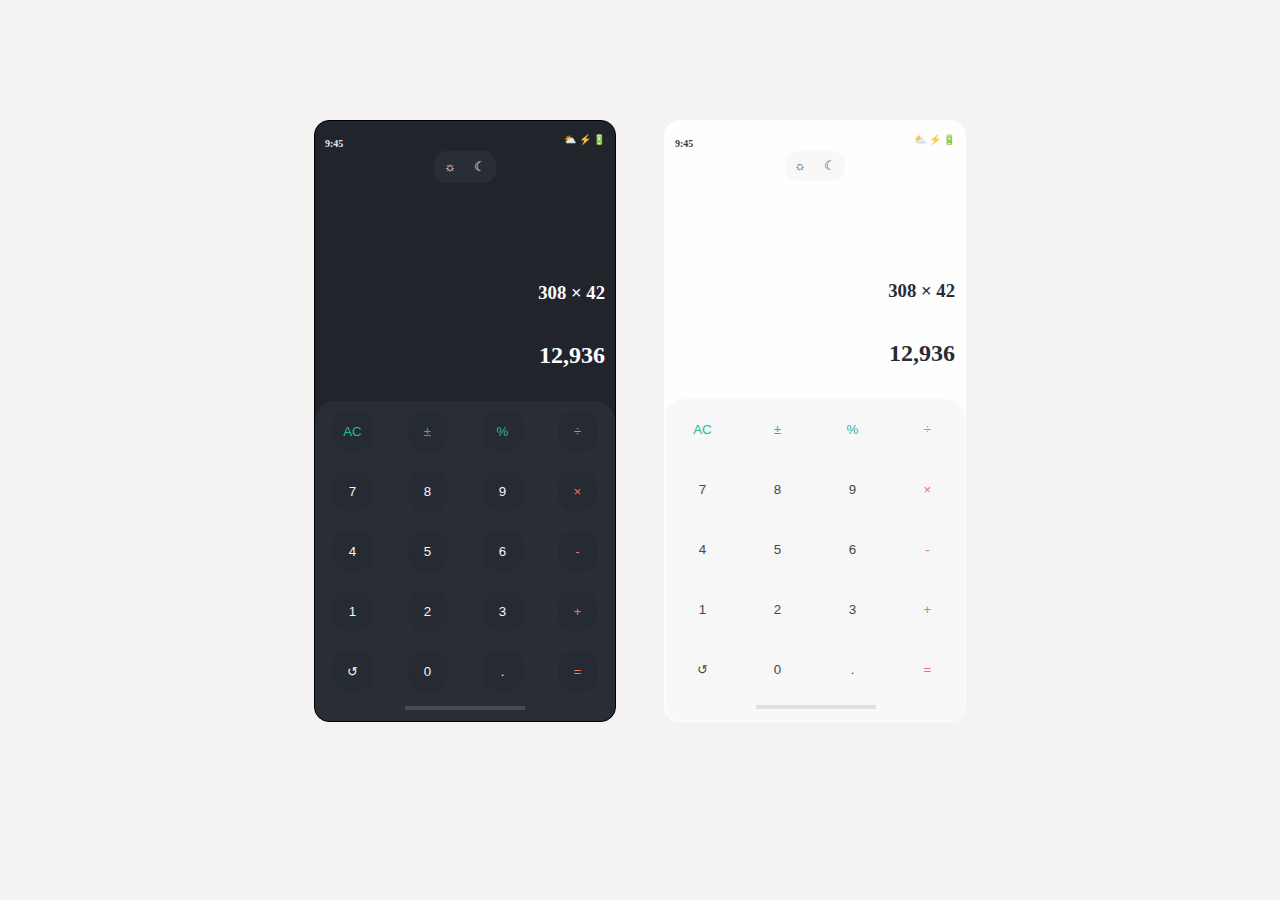
<file: index.html>
<!DOCTYPE html>
<html lang="en">
  <head>
    <meta charset="UTF-8" />
    <meta name="viewport" content="width=device-width, initial-scale=1.0" />
    <link rel="stylesheet" href="styles.css" />
    <link
      rel="icon"
      href="https://png.pngtree.com/element_our/sm/20180516/sm_5afbe3614ef9e.jpg"
    />
    <title>Calculator UI</title>
  </head>
  <body>
    <div class="container">
      <div class="nav">
        <h5>9:45</h5>
        <h4>&#x26C5; &#x26A1; &#128267;</h4>
      </div>
      <div class="icons">
        <p>&#x263C;</p>
        <p>&#x263E;</p>
      </div>
      <div class="math">
        <h3>308 &#215; 42</h3>
        <h2>12,936</h2>
      </div>
      <div class="buttons">
        <div class="calc-button">
          <button type="button" class="button green">AC</button>
        </div>
        <div class="calc-button">
          <button type="button" class="button green">&plusmn;</button>
        </div>
        <div class="calc-button">
          <button type="button" class="button green">&#37;</button>
        </div>
        <div class="calc-button">
          <button type="button" class="button red">&#x000F7;</button>
        </div>
        <div class="calc-button">
          <button type="button" class="button">7</button>
        </div>
        <div class="calc-button">
          <button type="button" class="button">8</button>
        </div>
        <div class="calc-button">
          <button type="button" class="button">9</button>
        </div>
        <div class="calc-button">
          <button type="button" class="button red">&#215;</button>
        </div>
        <div class="calc-button">
          <button type="button" class="button">4</button>
        </div>
        <div class="calc-button">
          <button type="button" class="button">5</button>
        </div>
        <div class="calc-button">
          <button type="button" class="button">6</button>
        </div>
        <div class="calc-button">
          <button type="button" class="button red">-</button>
        </div>
        <div class="calc-button">
          <button type="button" class="button">1</button>
        </div>
        <div class="calc-button">
          <button type="button" class="button">2</button>
        </div>
        <div class="calc-button">
          <button type="button" class="button">3</button>
        </div>
        <div class="calc-button">
          <button type="button" class="button red">+</button>
        </div>
        <div class="calc-button">
          <button type="button" class="button">&#8634;</button>
        </div>
        <div class="calc-button">
          <button type="button" class="button">0</button>
        </div>
        <div class="calc-button">
          <button type="button" class="button">.</button>
        </div>
        <div class="calc-button">
          <button type="button" class="button red">=</button>
        </div>
      </div>
      <div class="line">
        <div class="home"></div>
      </div>
    </div>
    <div class="container-2">
      <div class="nav-2">
        <h5 id="nav-2">9:45</h5>
        <h4 id="nav-2">&#x26C5; &#x26A1; &#128267;</h4>
      </div>
      <div class="icons-2">
        <p>&#x263C;</p>
        <p>&#x263E;</p>
      </div>
      <div class="math-2">
        <h3>308 &#215; 42</h3>
        <h2>12,936</h2>
      </div>
      <div class="buttons-2">
        <div class="calc-button-2">
          <button type="button" class="button-2 green">AC</button>
        </div>
        <div class="calc-button-2">
          <button type="button" class="button-2 green">&plusmn;</button>
        </div>
        <div class="calc-button-2">
          <button type="button" class="button-2 green">&#37;</button>
        </div>
        <div class="calc-button-2">
          <button type="button" class="button-2 red">&#x000F7;</button>
        </div>
        <div class="calc-button-2">
          <button type="button" class="button-2">7</button>
        </div>
        <div class="calc-button-2">
          <button type="button" class="button-2">8</button>
        </div>
        <div class="calc-button-2">
          <button type="button" class="button-2">9</button>
        </div>
        <div class="calc-button-2">
          <button type="button" class="button-2 red">&#215;</button>
        </div>
        <div class="calc-button-2">
          <button type="button" class="button-2">4</button>
        </div>
        <div class="calc-button-2">
          <button type="button" class="button-2">5</button>
        </div>
        <div class="calc-button-2">
          <button type="button" class="button-2">6</button>
        </div>
        <div class="calc-button-2">
          <button type="button" class="button-2 red">-</button>
        </div>
        <div class="calc-button-2">
          <button type="button" class="button-2">1</button>
        </div>
        <div class="calc-button-2">
          <button type="button" class="button-2">2</button>
        </div>
        <div class="calc-button-2">
          <button type="button" class="button-2">3</button>
        </div>
        <div class="calc-button-2">
          <button type="button" class="button-2 red">+</button>
        </div>
        <div class="calc-button">
          <button type="button" class="button-2">&#8634;</button>
        </div>
        <div class="calc-button-2">
          <button type="button" class="button-2">0</button>
        </div>
        <div class="calc-button-2">
          <button type="button" class="button-2">.</button>
        </div>
        <div class="calc-button-2">
          <button type="button" class="button-2 red">=</button>
        </div>
      </div>
      <div class="line-2">
        <div class="home-2"></div>
      </div>
    </div>
  </body>
</html>
</file>
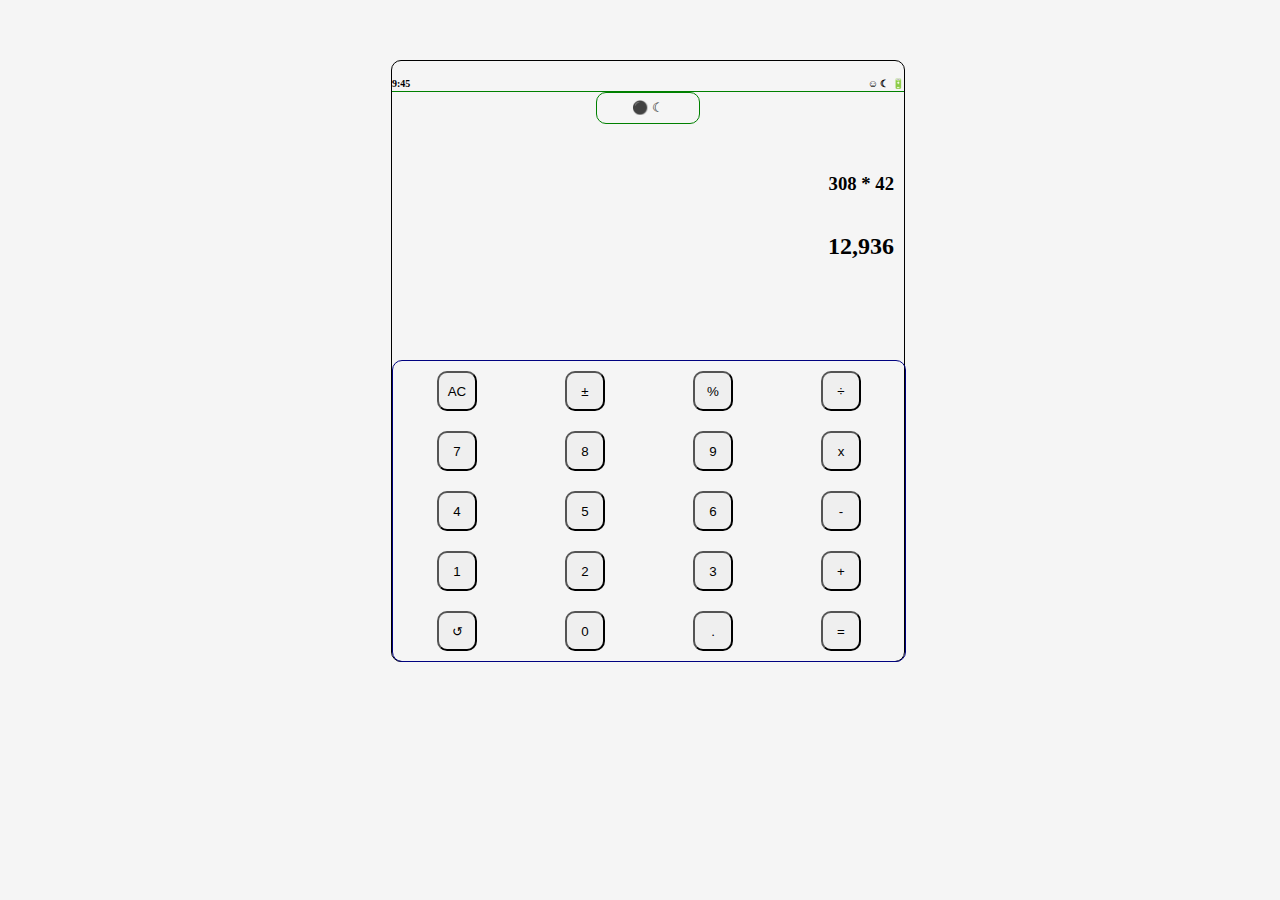
<file: src/index.html>
<!DOCTYPE html>
<html lang="en">
  <head>
    <meta charset="UTF-8" />
    <meta name="viewport" content="width=device-width, initial-scale=1.0" />
    <link rel="stylesheet" href="styles.css" />
    <link
      rel="icon"
      href="https://png.pngtree.com/element_our/sm/20180516/sm_5afbe3614ef9e.jpg"
    />
    <title>Calculator UI</title>
  </head>
  <body>
    <div class="container">
      <div class="nav">
        <h5>9:45</h5>
        <h5>&#x263A; &#x263E; &#128267;</h5>
      </div>
      <div class="icons">
        <p>&#x26AB; &#x263E;</p>
      </div>
      <div class="math">
        <h3>308 * 42</h3>
        <h2>12,936</h2>
      </div>
      <div class="buttons">
        <div class="calc-button">
            <button type="button" class="button">AC</button>
        </div>
        <div class="calc-button">
            <button type="button" class="button">&plusmn;</button>
        </div>
         <div class="calc-button"><button type="button" class="button">&#37;</button></div>
         <div class="calc-button"><button type="button" class="button">&#x000F7;</button></div>
        <div class="calc-button"><button type="button" class="button">7</button></div>
        <div class="calc-button"><button type="button" class="button">8</button></div>
        <div class="calc-button"><button type="button" class="button">9</button></div>
        <div class="calc-button"><button type="button" class="button">x</button></div>
        <div class="calc-button"><button type="button" class="button">4</button></div>
        <div class="calc-button"><button type="button" class="button">5</button></div>
        <div class="calc-button"><button type="button" class="button">6</button></div>
        <div class="calc-button"><button type="button" class="button">-</button></div>
        <div class="calc-button"><button type="button" class="button">1</button></div>
        <div class="calc-button"><button type="button" class="button">2</button></div>
        <div class="calc-button"><button type="button" class="button">3</button></div> 
        <div class="calc-button"><button type="button" class="button">+</button></div>
         <div class="calc-button"><button type="button" class="button">&#8634;</button></div>
        <div class="calc-button"><button type="button" class="button">0</button></div> 
        <div class="calc-button"><button type="button" class="button">.</button></div>
        <div class="calc-button"><button type="button" class="button">=</button></div>  
        </div>
      </div>
    </div>
  </body>
</html>
</file>
<file: styles.css>
body {
  background-color: #f4f2f2;
  width: 700px;
  height: 100%;
  display: flex;
  border: none;
  margin: 0 auto;
  margin-top: 60px;
}

.container {
  border: 1px solid;
  width: 300px;
  max-width: 300px;
  min-width: 300px;
  height: 600px;
  border-radius: 15px;
  margin: 0 auto;
  margin-top: 60px;
  background-color: rgba(34, 36, 44, 255);
}

.container div.icons {
  margin: 0 auto;
  text-align: center;
  border: 1px solid rgba(41, 45, 54, 255);
  width: 20%;
}

.nav {
  display: flex;
  justify-content: space-between;
  border-bottom: none;
  height: 5%;
}

h5 {
  font-size: 10px;
  margin-left: 10px;
  color: rgba(231, 231, 231, 255);
}
h4 {
  font-size: 10px;
  margin-right: 10px;
}

h3,
h2 {
  margin-right: 10px;
  color: rgba(255, 254, 254, 255);
}

.icons p {
  font-size: small;
  color: #fffefe;
}

.icons {
  border-radius: 12px;
  border-color: rgba(41, 45, 54, 255);
  height: 5%;
  margin-left: 20px;
  display: flex;
  justify-content: space-around;
  align-items: center;
  background-color: rgba(41, 45, 54, 255);
}

.math {
  display: flex;
  flex-direction: column;
  text-align: right;
  margin-top: 80px;
}

.buttons {
  border: none;
  width: 100%;
  height: 50%;
  display: flex;
  flex-wrap: wrap;
  justify-content: space-around;
  margin-top: 12px;
  border-radius: 20px;
  border-bottom-left-radius: 0%;
  border-bottom-right-radius: 0%;
  background-color: rgba(41, 45, 54, 255);
}

.button:hover {
  background-color: aqua;
  color: rgba(246, 247, 247, 255);
}

.button {
  width: 40px;
  height: 40px;
  border-radius: 15px;
  background-color: #262a33;
  color: rgba(246, 247, 247, 255);
  border: none;
}

.calc-button {
  display: flex;
  justify-content: center;
  align-items: center;
  flex-basis: 24%;
}

.line {
  border: 0.5px solid rrgba(41, 45, 54, 255);
  background-color: rgba(41, 45, 54, 255);
  height: 20px;
  border-radius: 15px;
  border-top-left-radius: 0%;
  border-top-right-radius: 0%;
  width: 100%;
}

.line .home {
  border: 4px solid #474b52;
  width: 40%;
  margin: 0px auto;
  padding-bottom: 5px;
  border-top: none;
  border-left: none;
  border-right: none;
}

.green {
  color: #26b9a1;
}

.red {
  color: #ed7475;
}

.container-2 {
  border: 1px solid #fefeff;
  width: 300px;
  max-width: 300px;
  min-width: 300px;
  height: 600px;
  border-radius: 15px;
  margin: 0 auto;
  margin-top: 60px;
  background-color: #fefeff;
}

.container-2 div.icons {
  margin: 0 auto;
  text-align: center;
  border: 1px solid rgba(41, 45, 54, 255);
  width: 20%;
}

.nav-2 {
  display: flex;
  justify-content: space-between;
  border-bottom: none;
  height: 5%;
}

.nav-2 h5 {
  font-size: 10px;
  margin-left: 10px;
  color: #3c3d3d;
}
.nav-2 h4 {
  font-size: 10px;
  margin-right: 10px;
}

.math-2 h3,
.math-2 h2 {
  margin-right: 10px;
  color: #282c36;
}

.icons-2 p {
  font-size: small;
  color: #40454d;
}

.icons-2 {
  border-radius: 12px;
  border-color: rgba(41, 45, 54, 255);
  height: 5%;
  width: 60px;
  margin: 0 auto;
  display: flex;
  justify-content: space-around;
  align-items: center;
  background-color: #f9f8f8;
}

.math-2 {
  display: flex;
  flex-direction: column;
  text-align: right;
  margin-top: 80px;
}

.buttons-2 {
  border: none;
  width: 100%;
  height: 50%;
  display: flex;
  flex-wrap: wrap;
  justify-content: space-around;
  margin-top: 12px;
  border-radius: 20px;
  border-bottom-left-radius: 0%;
  border-bottom-right-radius: 0%;
  background-color: #f9f8f8;
}

.button-2:hover {
  background-color: #ed7475;
  color: rgba(246, 247, 247, 255);
}

.button-2 {
  width: 40px;
  height: 40px;
  border-radius: 15px;
  background-color: #f6f7f6;
  color: #444850;
  border: none;
}

.calc-button-2 {
  display: flex;
  justify-content: center;
  align-items: center;
  flex-basis: 24%;
}

.line-2 {
  border: 0.5px solid #f9f8f8;
  background-color: #f9f8f8;
  height: 20px;
  border-radius: 15px;
  border-top-left-radius: 0%;
  border-top-right-radius: 0%;
  width: 100%;
}

.line-2 .home-2 {
  border: 4px solid #e0e0e0;
  width: 40%;
  margin: 0px auto;
  padding-bottom: 5px;
  border-top: none;
  border-left: none;
  border-right: none;
}

.green {
  color: #26b9a1;
}

.red {
  color: #ed7475;
}
</file>
<file: src/styles.css>
body {
  background-color: whitesmoke;
  width: 100%;
  height: 10vh;
}

.container {
  border: 1px solid;
  width: 60px;
  max-width: 100px;
  min-width: 40%;
  height: 600px;
  border-radius: 10px;
  margin: 0 auto;
  margin-top: 60px;
}

.container div.icons {
  margin: 0 auto;
  text-align: center;
  border: 1px solid green;
  width: 20%;
}

.nav {
  display: flex;
  justify-content: space-between;
  border-bottom: 1px solid green;
  height: 5%;
}

h5 {
  font-size: 10px;
}

h3,
h2 {
  margin-right: 10px;
}

.icons p {
  font-size: small;
  padding: ;
}

.icons {
  border-radius: 10px;
  height: 5%;
  margin-left: 20px;
  display: flex;
  justify-content: center;
  align-items: center;
}
.math {
  display: flex;
  flex-direction: column;
  text-align: right;
  margin-top: 30px;
}

.buttons {
  border: 1px solid rgb(0, 2, 128);
  width: 100%;
  height: 50%;
  display: flex;
  flex-wrap: wrap;
  justify-content: space-around;
  margin-top: 80px;
  border-radius: 10px;
}

.button:hover {
  background-color: aqua;
  color: black;
}

.button {
  width: 40px;
  height: 40px;
  border-radius: 10px;
  /* padding: 20px 10px; */
  /* margin: 0 20px; */
  /* margin-top: 8px; */
}

.calc-button {
  display: flex;
  justify-content: center;
  align-items: center;
  flex-basis: 24%;
}
</file>
